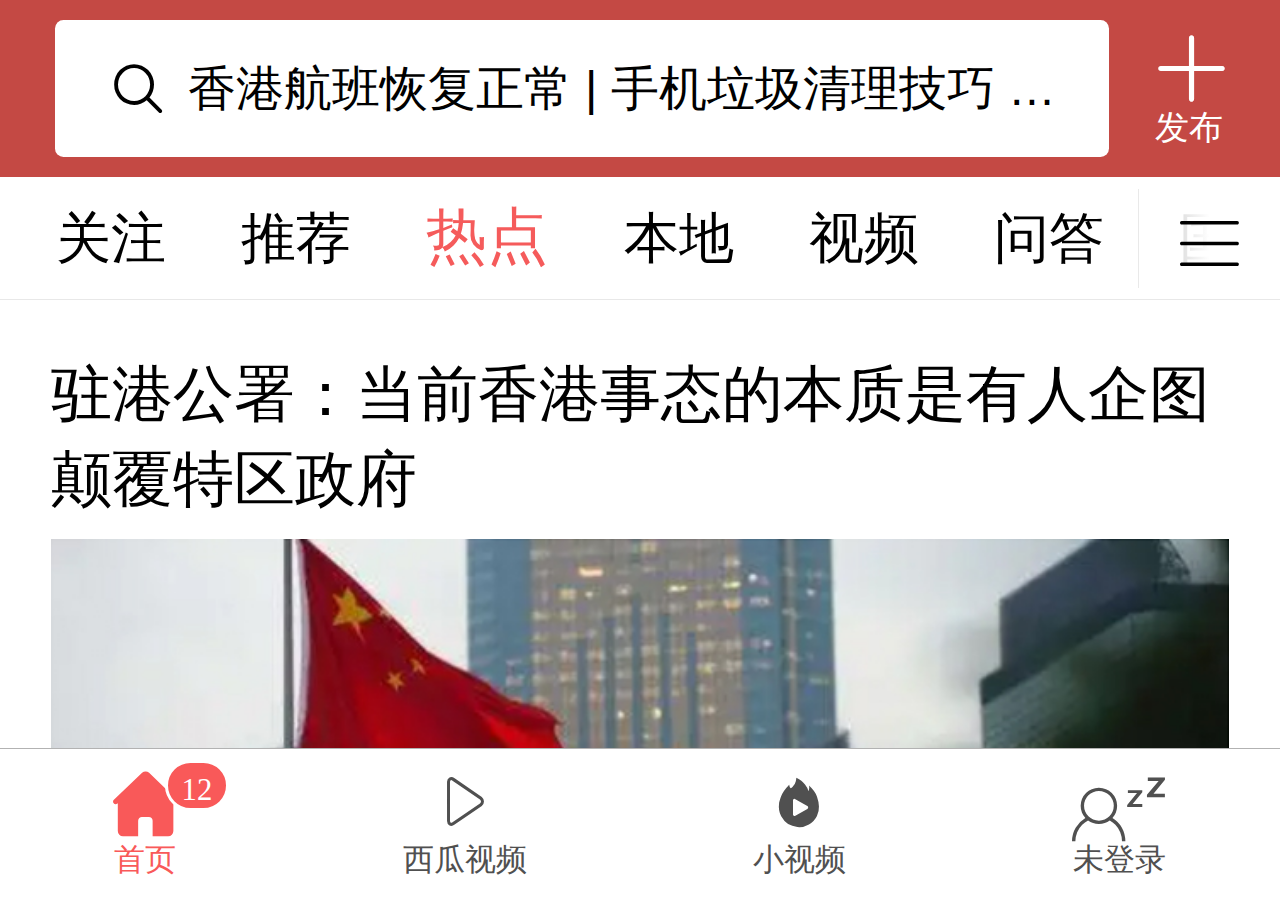
<file: toutiao/html/index.html>
<!DOCTYPE html>
<html lang="zh">

<head>
    <meta charset="UTF-8">
    <meta name="viewport" content="width=device-width, initial-scale=1.0">
    <title>今日头条-首页</title>
    <link rel="stylesheet" href="../styles/reset.css">
    <link rel="stylesheet" href="../styles/common.css">
    <link rel="stylesheet" href="../iconfont/iconfont.css">
    <link rel="stylesheet" href="../styles/index.css">
</head>

<body>
    <!-- header -->
    <header>
        <form action="">
            <i class="iconfont">&#xe64f;</i>
            <input type="text" value="香港航班恢复正常 | 手机垃圾清理技巧 | 手机垃圾清理技巧">
        </form>
        <aside class="post">
            <i class="iconfont">&#xe7f6;</i>
            <p>发布</p>
        </aside>
    </header>
    <!-- nav -->
    <nav>
        <i class="iconfont">&#xe654;</i>
        <a href="#">关注</a>
        <a href="#">推荐</a>
        <a href="#" class="active">热点</a>
        <a href="#">本地</a>
        <a href="#">视频</a>
        <a href="#">问答</a>
        <a href="#">国内</a>
        <a href="#">国际</a>
        <a href="#">科技</a>
        <a href="#">娱乐</a>
        <a href="#">体育</a>
    </nav>
    <!-- main -->
    <main>
        <article>
            <h2>驻港公署：当前香港事态的本质是有人企图颠覆特区政府</h2>
            <section class="imgBox">
                <img src="../images/news_pic.jpg" alt="">
            </section> 
            <section class="info clearfn">
                <span class="hot"><img src="../images/hot.jpg" alt="HOT"></span>
                <span class="author">人民日报</span>
                <span class="comment">18评论</span>
                <span class="date">刚刚</span>
                <span class="dismiss"><img src="../images/dismiss.jpg" alt="DISMISS"></span>
            </section>
        </article>
        <article>
            <h2>澳大利亚各地陆续“解封”民众期盼回归正常生活</h2>
            <section class="info clearfn">
                <span class="author">人民日报海外网</span>
                <span class="comment">1评论</span>
                <span class="date">1小时前</span>
                <span class="dismiss"><img src="../images/dismiss.jpg" alt="DISMISS"></span>
            </section>
        </article>
        <article>
            <h2>驻港公署：当前香港事态的本质是有人企图颠覆特区政府</h2>
            <section class="imgBox">
                <img src="../images/news_pic.jpg" alt="">
            </section> 
            <section class="info clearfn">
                <span class="hot"><img src="../images/hot.jpg" alt="HOT"></span>
                <span class="author">人民日报</span>
                <span class="comment">18评论</span>
                <span class="date">刚刚</span>
                <span class="dismiss"><img src="../images/dismiss.jpg" alt="DISMISS"></span>
            </section>
        </article>
        <article>
            <h2>澳大利亚各地陆续“解封”民众期盼回归正常生活</h2>
            <section class="info clearfn">
                <span class="author">人民日报海外网</span>
                <span class="comment">1评论</span>
                <span class="date">1小时前</span>
                <span class="dismiss"><img src="../images/dismiss.jpg" alt="DISMISS"></span>
            </section>
        </article>
        <article>
            <h2>驻港公署：当前香港事态的本质是有人企图颠覆特区政府</h2>
            <section class="imgBox">
                <img src="../images/news_pic.jpg" alt="">
            </section> 
            <section class="info clearfn">
                <span class="hot"><img src="../images/hot.jpg" alt="HOT"></span>
                <span class="author">人民日报</span>
                <span class="comment">18评论</span>
                <span class="date">刚刚</span>
                <span class="dismiss"><img src="../images/dismiss.jpg" alt="DISMISS"></span>
            </section>
        </article>
    </main>
    <!-- footer -->
    <footer>
        <a href="#" class="active"><i class="iconfont">&#xe501;<span class="new">12</span></i>首页</a>
        <a href="xigua.html"><i class="iconfont">&#xe604;</i>西瓜视频</a>
        <a href="#"><i class="iconfont">&#xe6a0;</i>小视频</a>
        <a href="#"><i class="iconfont">&#xe61e;</i>未登录</a>
    </footer>
</body>

</html>
</file>
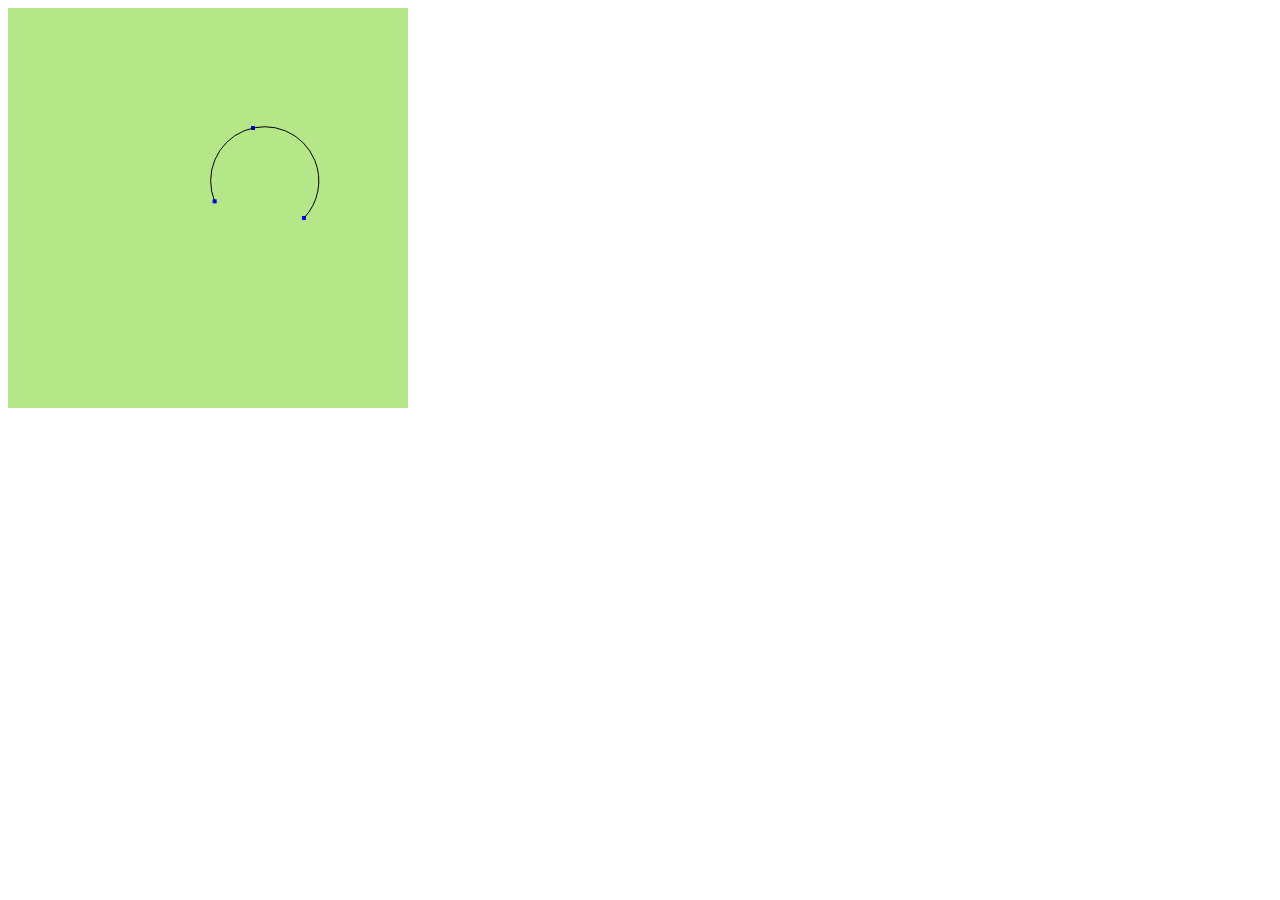
<file: html/canvas通过三点画圆弧.html>
<!DOCTYPE html>
<html lang="en">

<head>
    <meta charset="UTF-8">
    <meta name="viewport" content="width=device-width, initial-scale=1.0">
    <title>Document</title>
</head>

<body>
    <canvas id="mycanvas" width="400" height="400" style="background: rgb(181, 230, 135)"></canvas>
    <script>

        /**
         * @description: 根据三个点的坐标计算ctx.arc()的参数
         * @param x0{number} 起点的x坐标
         * @param y0{number} 起点的y坐标
         * @param x1{number} 终点的x坐标
         * @param y1{number} 终点的y坐标
         * @param x2{number} 弧上点的x坐标
         * @param y2{number} 弧上点的y坐标
         * @return {Array} 返回参数列表[x, y, radius, startAngle, endAngle, anticlockwise]
         */
        const calcArcArgs = function (x0, y0, x1, y1, x2, y2) {
            let x = ((x0 ** 2 + y0 ** 2) * (y1 - y2) + (x1 ** 2 + y1 ** 2) * (y2 - y0) + (x2 ** 2 + y2 ** 2) * (y0 - y1)) / (2 * (x0 * (y1 - y2) + x1 * (y2 - y0) + x2 * (y0 - y1)));
            let y = ((x0 ** 2 + y0 ** 2) * (x1 - x2) + (x1 ** 2 + y1 ** 2) * (x2 - x0) + (x2 ** 2 + y2 ** 2) * (x0 - x1)) / (2 * (y0 * (x1 - x2) + y1 * (x2 - x0) + y2 * (x0 - x1)));
            let a = Math.sqrt((x2 - x1) ** 2 + (y2 - y1) ** 2); // 三角形中起点所对边的长
            let b = Math.sqrt((x2 - x0) ** 2 + (y2 - y0) ** 2); // 三角形中终点所对边的长，若等腰则a==b
            let c = Math.sqrt((x1 - x0) ** 2 + (y1 - y0) ** 2); // 三角形中弧上点所对边的长
            let radius = a * b * c / Math.sqrt((a + b + c) * (a + b - c) * (a + c - b) * (b + c - a));
            let startAngle = Math.atan2(y0 - y, x0 - x);
            let endAngle = Math.atan2(y1 - y, x1 - x);
            let anticlockwise = !!((x1 < x0) ^ ((x2 * y1 - x2 * y0 + y0 * x1 - x0 * y1) / (x1 - x0) < y2));
            return [x, y, radius, startAngle, endAngle, anticlockwise];
        }

        // 使用例子
        const drawArc = function (x0, y0, x1, y1, x2, y2, ctx) {
            ctx.fillStyle = 'blue';
            ctx.fillRect(x0 - 2, y0 - 2, 4, 4);
            ctx.fillRect(x1 - 2, y1 - 2, 4, 4);
            ctx.fillRect(x2 - 2, y2 - 2, 4, 4);
            ctx.beginPath();
            ctx.arc(...calcArcArgs(x0, y0, x1, y1, x2, y2));
            ctx.stroke();
        }

        let canvas = document.getElementById('mycanvas');
        let ctx = canvas.getContext('2d');
        let [x0, y0, x1, y1, x2, y2] = [200, 200, 300, 200, 250, 100];
        let i = 0;
        setTimeout(function go() {
            ctx.clearRect(0, 0, canvas.width, canvas.height);
            drawArc(x0 + i / 3, y0 - i / 3, x1 - i / 5, y1 + i / 2, x2 - i / 4, y2 + i, ctx);
            if (i < 260) {
                setTimeout(go, 200);
            }
            i += 10;
        }, 200);
    </script>
</body>

</html>
</file>
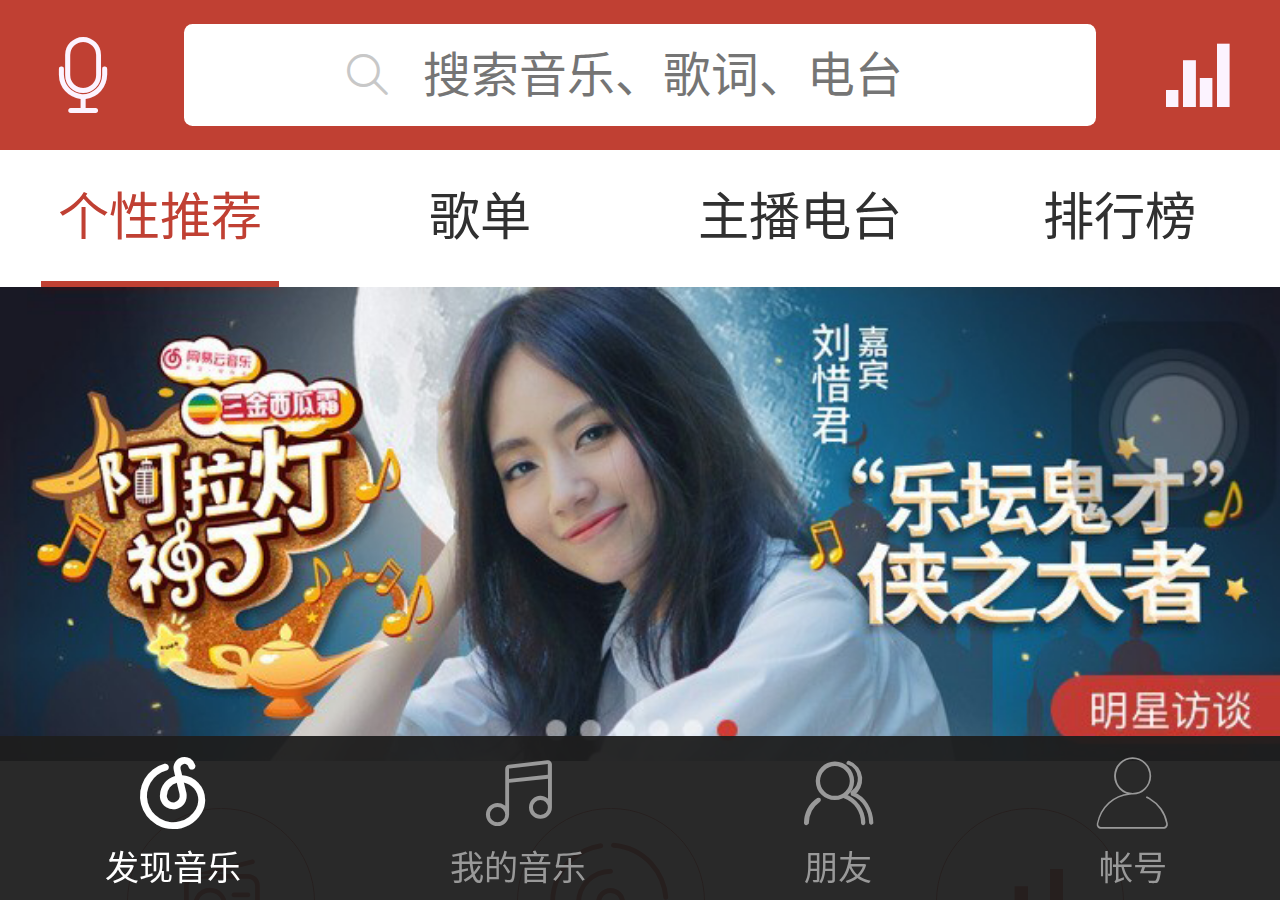
<file: 163music/html/webapp.html>
<!DOCTYPE html>
<html lang="zh-cn">
<head>
    <meta charset="UTF-8">
    <meta name="viewport" content="width=device-width, initial-scale=1.0, user-scalable=no, minimum-scale=1.0, maximum-scale=1.0">
    <title>网易云音乐</title>
    <link rel="stylesheet" href="../styles/reset.css">
    <link rel="stylesheet" href="../iconfont/iconfont.css">
    <link rel="stylesheet" href="../styles/webapp.css">
</head>
<body>
    <!-- header -->
    <header>
        <i class="iconfont">&#xe62f;</i>
        <form action="">
            <i class="iconfont">&#xe660;</i>
            <input type="text" placeholder="搜索音乐、歌词、电台">
        </form>
        <i class="iconfont">&#xe513;</i>
    </header>
    <!-- nav -->
    <nav>
        <a href="" class="active">个性推荐</a>
        <a href="">歌单</a>
        <a href="">主播电台</a>
        <a href="">排行榜</a>
    </nav>
    <!-- content -->
    <main>
        <section class="content">
            <article class="banner">
                <img src="../images/banner.png" alt="banner">
            </article>
            <article class="adcontent">
                <dl>
                    <dt class="iconfont">&#xe627;</dt>
                    <dd>私人FM</dd>
                </dl>
                <dl>
                    <dt class="iconfont">&#xe611;</dt>
                    <dd>开启个性推荐</dd>
                </dl>
                <dl>
                    <dt class="iconfont">&#xe513;</dt>
                    <dd>云音乐新歌榜</dd>
                </dl>
            </article>
            <article class="title">
                <h2><i class="iconfont">&#xe637;</i>推荐歌单</h2>
                <aside>更多&nbsp;&gt;</aside>
            </article>
            <article class="imglist">
                <dl>
                    <dd><img src="../images/pic_07.png" alt=""></dd>
                    <dt>华语女声||那些入耳入学的代表曲</dt>
                </dl>
                <dl>
                    <dd><img src="../images/pic_09.png" alt=""></dd>
                    <dt>华语女声||那些入耳入学的代表曲</dt>
                </dl>
                <dl>
                    <dd><img src="../images/pic_11.png" alt=""></dd>
                    <dt>云音乐热歌榜</dt>
                </dl>
                <dl>
                    <dd><img src="../images/pic_07.png" alt=""></dd>
                    <dt>华语女声||那些入耳入学的代表曲</dt>
                </dl>
                <dl>
                    <dd><img src="../images/pic_09.png" alt=""></dd>
                    <dt>华语女声||那些入耳入学的代表曲</dt>
                </dl>
                <dl>
                    <dd><img src="../images/pic_11.png" alt=""></dd>
                    <dt>华语女声||那些入耳入学的代表曲</dt>
                </dl>
                <dl>
                    <dd><img src="../images/pic_07.png" alt=""></dd>
                    <dt>华语女声||那些入耳入学的代表曲</dt>
                </dl>
                <dl>
                    <dd><img src="../images/pic_09.png" alt=""></dd>
                    <dt>华语女声||那些入耳入学的代表曲</dt>
                </dl>
                <dl>
                    <dd><img src="../images/pic_11.png" alt=""></dd>
                    <dt>华语女声||那些入耳入学的代表曲</dt>
                </dl>
                <dl>
                    <dd><img src="../images/pic_07.png" alt=""></dd>
                    <dt>华语女声||那些入耳入学的代表曲</dt>
                </dl>
                <dl>
                    <dd><img src="../images/pic_09.png" alt=""></dd>
                    <dt>华语女声||那些入耳入学的代表曲</dt>
                </dl>
                <dl>
                    <dd><img src="../images/pic_11.png" alt=""></dd>
                    <dt>华语女声||那些入耳入学的代表曲</dt>
                </dl>
            </article>
        </section>
    </main>
    <!-- footer -->
    <footer>
        <aside class="active"><i class="iconfont">&#xe612;</i><h3>发现音乐</h3></aside>
        <aside><i class="iconfont">&#xe503;</i><h3>我的音乐</h3></aside>
        <aside><i class="iconfont">&#xe615;</i><h3>朋友</h3></aside>
        <aside><i class="iconfont">&#xe504;</i><h3>帐号</h3></aside>
    </footer>
</body>
</html>
</file>
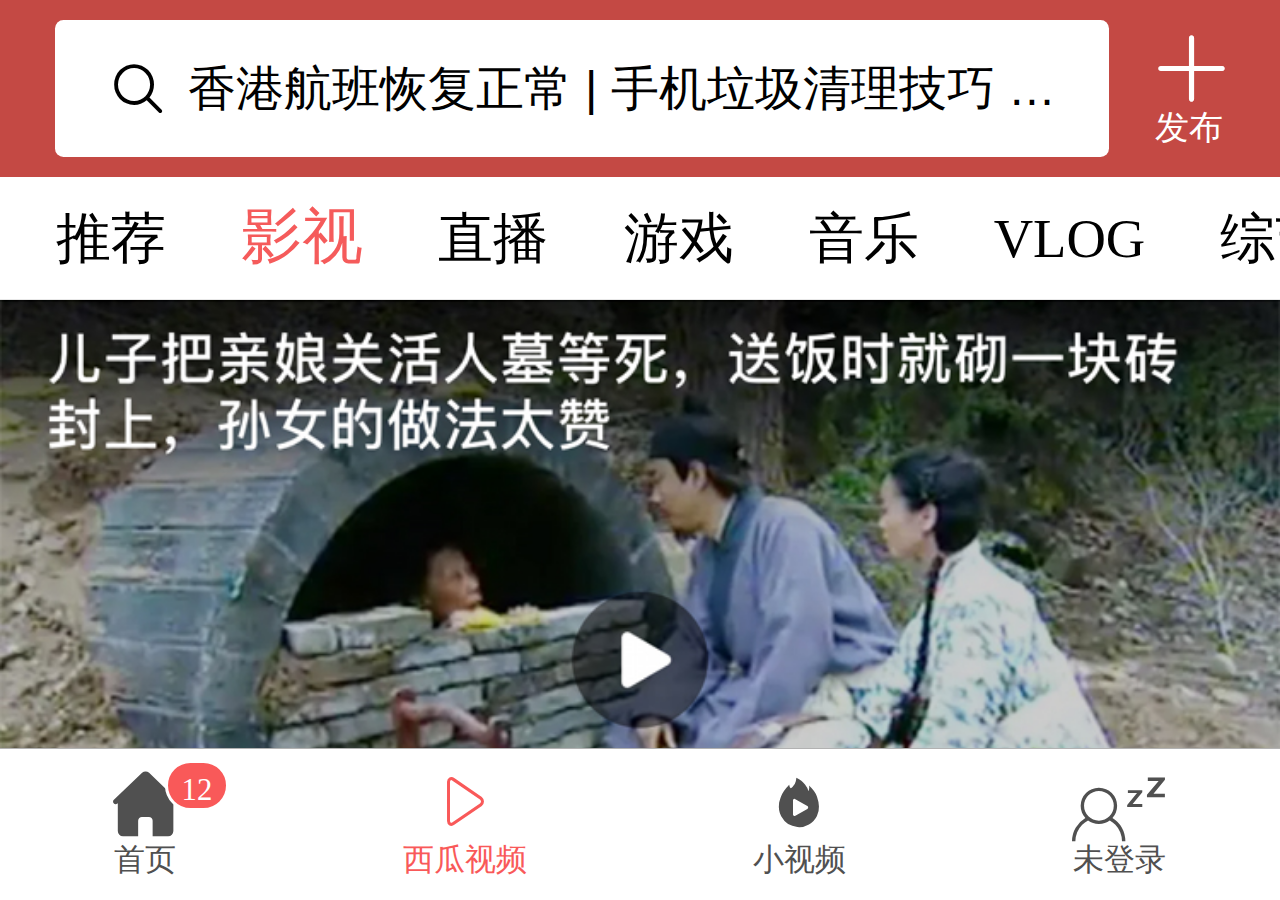
<file: toutiao/html/xigua.html>
<!DOCTYPE html>
<html lang="zh">

<head>
    <meta charset="UTF-8">
    <meta name="viewport" content="width=device-width, initial-scale=1.0">
    <title>今日头条-西瓜视频</title>
    <link rel="stylesheet" href="../styles/reset.css">
    <link rel="stylesheet" href="../styles/common.css">
    <link rel="stylesheet" href="../iconfont/iconfont.css">
    <link rel="stylesheet" href="../styles/xigua.css">
</head>

<body>
    <!-- header -->
    <header>
        <form action="">
            <i class="iconfont">&#xe64f;</i>
            <input type="text" value="香港航班恢复正常 | 手机垃圾清理技巧 | 手机垃圾清理技巧">
        </form>
        <aside class="post">
            <i class="iconfont">&#xe7f6;</i>
            <p>发布</p>
        </aside>
    </header>
    <!-- nav -->
    <nav>
        <a href="#">推荐</a>
        <a href="#" class="active">影视</a>
        <a href="#">直播</a>
        <a href="#">游戏</a>
        <a href="#">音乐</a>
        <a href="#">VLOG</a>
        <a href="#">综艺</a>
        <a href="#">科技</a>
        <a href="#">娱乐</a>
        <a href="#">体育</a>
    </nav>
    <!-- main -->
    <main>
        <article>
            <video src="" poster="../images/video_pic.jpg"></video>
            <section class="info">
                <div class="usercard">
                    <img src="../images/avatar.png" alt="" class="avatar">
                    <p><em class="username">风华正茂开心姐</em><i></i><em class="follow">关注</em></p>
                </div>
                <div class="other">
                    <p class="comment"><i class="iconfont">&#xe6e6;</i><em>482</em></p>
                    <i class="iconfont">&#xe643;</i>
                </div>
            </section>
        </article>
        <article>
            <video src="" poster="../images/video_pic.jpg"></video>
            <section class="info">
                <div class="usercard">
                    <img src="../images/avatar.png" alt="" class="avatar">
                    <p><em class="username">风华正茂开心姐</em><i></i><em class="follow">关注</em></p>
                </div>
                <div class="other">
                    <p class="comment"><i class="iconfont">&#xe6e6;</i><em>482</em></p>
                    <i class="iconfont">&#xe643;</i>
                </div>
            </section>
        </article>
        <article>
            <video src="" poster="../images/video_pic.jpg"></video>
            <section class="info">
                <div class="usercard">
                    <img src="../images/avatar.png" alt="" class="avatar">
                    <p><em class="username">风华正茂开心姐</em><i></i><em class="follow">关注</em></p>
                </div>
                <div class="other">
                    <p class="comment"><i class="iconfont">&#xe6e6;</i><em>482</em></p>
                    <i class="iconfont">&#xe643;</i>
                </div>
            </section>
        </article>
        <article>
            <video src="" poster="../images/video_pic.jpg"></video>
            <section class="info">
                <div class="usercard">
                    <img src="../images/avatar.png" alt="" class="avatar">
                    <p><em class="username">风华正茂开心姐</em><i></i><em class="follow">关注</em></p>
                </div>
                <div class="other">
                    <p class="comment"><i class="iconfont">&#xe6e6;</i><em>482</em></p>
                    <i class="iconfont">&#xe643;</i>
                </div>
            </section>
        </article>
    </main>
    <!-- footer -->
    <footer>
        <a href="index.html"><i class="iconfont">&#xe501;<span class="new">12</span></i>首页</a>
        <a href="#" class="active"><i class="iconfont">&#xe604;</i>西瓜视频</a>
        <a href="#"><i class="iconfont">&#xe6a0;</i>小视频</a>
        <a href="#"><i class="iconfont">&#xe61e;</i>未登录</a>
    </footer>
</body>

</html>
</file>
<file: toutiao/styles/common.css>
@charset "utf-8";
* {
    box-sizing: border-box;
}

html, body {
    height: 100%;
}

html {
    font-size: calc(100vw / 750 * 100);
}

body {
    display: flex;
    flex-direction: column;
    position: relative;
}

/* header */

header {
    height: 1.04rem;
    background: #c44944;
    display: flex;
    padding: 0 0.32rem;
    justify-content: space-between;
    align-items: center;
}

header form {
    width: 6.18rem;
    background: #fff;
    height: 0.8rem;
    border-radius: 0.05rem;
    display: flex;
    justify-content: center;
    align-items: center;
}

header form .iconfont {
    font-size: 0.38rem;
}

header form input {
    border: none;
    font-size: 0.28rem;
    width: 5.2rem;
    padding-left: 0.1rem;
    text-overflow: ellipsis;
    outline: none;
}

header aside {
    display: flex;
    flex-direction: column;
    justify-content: space-around;
    align-items: center;
    color: #fff;
}

header aside .iconfont {
    font-size: 0.42rem;
}

header aside p {
    font-size: 0.2rem;
}

/* nav */

nav {
    height: 0.72rem;
    border-bottom: 1px solid #e8e8e8;
    overflow-x: auto;
    overflow-y: hidden;
    font-size: 0;
    word-break: keep-all;
    white-space: nowrap;
}

nav .iconfont {
    height: 0.58rem;
    width: 0.83rem;
    border-left: 1px solid #e9e9e9;
    font-size: 0.46rem;
    line-height: 0.58rem;
    text-align: center;
    position: absolute;
    right: 0;
    top: 1.11rem;
    z-index: 1;
    background: linear-gradient(to right, rgba(255, 255, 255, 0.7), #fff 50%);
}

nav a {
    font-size: 0.32rem;
    margin: 0 0.22rem;
    line-height: 0.7rem;
}

nav a:first-of-type {
    margin-left: 0.33rem;
}

nav a.active {
    font-size: 0.36rem;
    color: #f55b5b;
}

/* main */

main {
    flex: 1;
    overflow: auto;
}

/* footer */

footer {
    height: 0.89rem;
    border-top: 1px solid #b2b2b2;
    display: flex;
    justify-content: space-around;
    align-items: center;
}

footer a {
    display: flex;
    flex-flow: column;
    align-items: center;
    color: #505050;
    font-size: 0.18rem;
    height: 0.66rem;
}

footer a.active {
    color: #f95959;
}

footer a .iconfont {
    font-size: 0.38rem;
    position: relative;
}

footer a .iconfont .new {
    font-size: 0.18rem;
    line-height: 0.3rem;
    padding: 0 0.08rem;
    height: 0.3rem;
    position: absolute;
    right: -0.3rem;
    top: -0.05rem;
    border: 0.02rem solid #fff;
    color: #fff;
    background: #f95959;
    border-radius: 0.15rem;
}
</file>
<file: toutiao/iconfont/iconfont.css>
@font-face {font-family: "iconfont";
  src: url('iconfont.eot?t=1565925431231'); /* IE9 */
  src: url('iconfont.eot?t=1565925431231#iefix') format('embedded-opentype'), /* IE6-IE8 */
  url('[data-uri]') format('woff2'),
  url('iconfont.woff?t=1565925431231') format('woff'),
  url('iconfont.ttf?t=1565925431231') format('truetype'), /* chrome, firefox, opera, Safari, Android, iOS 4.2+ */
  url('iconfont.svg?t=1565925431231#iconfont') format('svg'); /* iOS 4.1- */
}

.iconfont {
  font-family: "iconfont" !important;
  font-size: 16px;
  font-style: normal;
  -webkit-font-smoothing: antialiased;
  -moz-osx-font-smoothing: grayscale;
}

.icon-liebiao:before {
  content: "\e654";
}

.icon-weidenglu:before {
  content: "\e61e";
}

.icon-ztlistshipin:before {
  content: "\e604";
}

.icon-sousuo:before {
  content: "\e64f";
}

.icon-duihua:before {
  content: "\e6e6";
}

.icon-jia:before {
  content: "\e7f6";
}

.icon-shenglve:before {
  content: "\e643";
}

.icon-index:before {
  content: "\e501";
}

.icon-huoshanxiaoshipin-:before {
  content: "\e6a0";
}
</file>
<file: toutiao/styles/index.css>
@charset "utf-8";
main {
    padding: 0 0.3rem;
}

main article {
    width: 100%;
    padding-top: 0.3rem;
    padding-bottom: 0.28rem;
    border-bottom: 1px solid #e8e8e8;
}

main article h2 {
    font-size: 0.36rem;
    line-height: 0.5rem;
    padding-bottom: 0.08rem;
}

main article .imgBox {
    margin: 0.02rem 0;
    width: 100%;
    display: flex;
    justify-content: space-between;
}

main article .imgBox img {
    width: 100%;
    max-width: 100%;
    height: auto;
}

main article .info {
    padding-top: 0.1rem;
}

main article .info span {
    float: left;
    margin-right: 0.12rem;
    color: #999;
    font-size: 0.22rem;
    height: 0.24rem;
    line-height: 0.24rem;
}

main article .info span.hot {
    font-size: 0;
}

main article .info span.dismiss {
    float: right;
    margin-right: 0;
    font-size: 0;
}

main article .info span img {
    height: 0.24rem;
}
</file>
<file: 163music/iconfont/iconfont.css>
@font-face {font-family: "iconfont";
  src: url('iconfont.eot?t=1562913614577'); /* IE9 */
  src: url('iconfont.eot?t=1562913614577#iefix') format('embedded-opentype'), /* IE6-IE8 */
  url('[data-uri]') format('woff2'),
  url('iconfont.woff?t=1562913614577') format('woff'),
  url('iconfont.ttf?t=1562913614577') format('truetype'), /* chrome, firefox, opera, Safari, Android, iOS 4.2+ */
  url('iconfont.svg?t=1562913614577#iconfont') format('svg'); /* iOS 4.1- */
}

.iconfont {
  font-family: "iconfont" !important;
  font-size: 16px;
  font-style: normal;
  -webkit-font-smoothing: antialiased;
  -moz-osx-font-smoothing: grayscale;
}

.icon-changpian:before {
  content: "\e611";
}

.icon-Radio:before {
  content: "\e627";
}

.icon-paihangbang:before {
  content: "\e513";
}

.icon-tubiao-:before {
  content: "\e615";
}

.icon-maikefeng:before {
  content: "\e62f";
}

.icon-yinyue:before {
  content: "\e503";
}

.icon-rili:before {
  content: "\e637";
}

.icon-self:before {
  content: "\e504";
}

.icon-fangdajing:before {
  content: "\e660";
}

.icon-wangyiyunyinle:before {
  content: "\e612";
}
</file>
<file: 163music/styles/webapp.css>
@charset "utf-8";
* {
    box-sizing: border-box;
    font-family: "微软雅黑";
}

html, body {
    height: 100%;
}

html {
    font-size: 26.67vw;
}

body {
    display: flex;
    flex-direction: column;
}

/* header */

header {
    height: 0.44rem;
    background: #c04033;
    display: flex;
    justify-content: space-evenly;
    align-items: center;
}

header>.iconfont {
    font-size: 0.24rem;
    color: #fcf3ff;
}

header form {
    background: #fff;
    width: 71.3%;
    height: 0.3rem;
    margin: 0 0.06rem;
    display: flex;
    align-items: center;
    color: #c8c8c8;
    border-radius: calc(0.3rem/12);
    overflow: hidden;
}

header form .iconfont {
    margin-left: 0.47rem;
    font-size: 0.14rem;
}

header form input {
    border: none;
    padding-left: 0.09rem;
    font-size: 0.14rem;
    outline: none;
}

/* nav */

nav {
    height: 0.4rem;
    display: flex;
    justify-content: space-around;
}

nav a {
    border-bottom: 0.02rem solid #fff;
    width: 0.7rem;
    text-align: center;
    font-size: 0.15rem;
    line-height: 0.4rem;
    color: #303030;
}

nav a.active {
    border-bottom: 0.02rem solid #c04033;
    color: #c04033;
}

/* main */

main {
    flex: 1;
    overflow: auto;
}

main .content .banner {
    height: 1.39rem;
}

main .content .banner img {
    max-width: 100%;
    height: 100%;
}

main .content .adcontent {
    display: flex;
    padding: 0 0.12rem;
    justify-content: space-around;
    align-items: center;
    height: 1.06rem;
    border-bottom: 1px solid #e0e1e3;
}

main .content .adcontent dl {
    text-align: center;
}

main .content .adcontent dl .iconfont {
    margin: auto;
    height: 0.55rem;
    width: 0.55rem;
    color: #c04033;
    border: 0.005rem solid #c04033;
    border-radius: 50%;
    font-size: 0.25rem;
    line-height: 0.55rem;
}

main .content .adcontent dl:nth-child(2) .iconfont {
    font-size: 0.36rem;
}

main .content .adcontent dl dd {
    font-size: 0.12rem;
    padding-top: 0.06rem;
}

main .content .title {
    height: 0.36rem;
    padding: 0.2rem 0.1rem 0;
    display: flex;
    justify-content: space-between;
    align-items: center;
}

main .content .title h2 {
    font-size: 0.16rem;
    font-family: "黑体";
}

main .content .title h2 .iconfont {
    font-size: 0.18rem;
    color: #c04033;
}

main .content .title aside {
    font-size: 0.11rem;
    color: #666;
}

main .content .imglist {
    padding: 0 0.1rem;
    display: flex;
    flex-wrap: wrap;
    justify-content: space-between;
}

main .content .imglist dl {
    width: 1.13rem;
    padding-top: 0.1rem;
}

main .content .imglist dl dd {
    border: 0.005rem solid #666;
}

main .content .imglist dl dd img {
    width: 100%;
    height: 100%;
}

main .content .imglist dl dt {
    font-size: 0.12rem;
    line-height: 0.16rem;
    margin: 0.06rem 0;
}

/* footer */

footer {
    height: 0.48rem;
    width: 100%;
    position: fixed;
    bottom: 0;
    background: rgba(30, 30, 30, 0.95);
    display: flex;
    justify-content: space-around;
    align-items: center;
}

footer aside {
    color: #999;
    text-align: center;
}

footer aside.active {
    color: #fff;
}

footer aside .iconfont {
    font-size: 0.25rem;
}

footer aside h3 {
    font-size: 0.1rem;
}
</file>
<file: toutiao/styles/xigua.css>
@charset "utf-8";
main article {
    border-bottom: 0.12rem solid #f4f5f6;
}

main article video {
    width: 100%;
}

main article .info {
    width: 100%;
    height: 1.13rem;
    padding-left: 0.3rem;
    padding-right: 0.4rem;
    display: flex;
    justify-content: space-between;
    align-items: center;
}

main article .info .usercard {
    display: flex;
    justify-content: flex-start;
    align-items: center;
}

main article .info .usercard .avatar {
    width: 0.72rem;
    height: 0.72rem;
    border-radius: 50%;
}

main article .info .usercard p {
    display: flex;
    justify-content: flex-start;
    align-items: center;
    font-size: 0.26rem;
    line-height: 1;
}

main article .info .usercard p i {
    width: 2px;
    height: 0.2rem;
    border: 1px solid #e8e8e8;
}

main article .info .usercard .username {
    font-family: "黑体";
    font-weight: bold;
    margin: 0 0.16rem;
}

main article .info .usercard .follow {
    margin: 0 0.18rem;
    color: #f85959;
}

main article .info .other {
    display: flex;
    justify-content: flex-end;
    align-items: center;
}

main article .info .other .comment {
    display: flex;
    align-items: center;
    margin-right: 0.32rem;
}

main article .info .other .comment .iconfont {
    font-size: 0.4rem;
}

main article .info .other .comment em {
    margin: 0 0.14rem;
    font-size: 0.26rem;
}

main article .info .other>.iconfont {
    font-size: 0.34rem;
}
</file>
